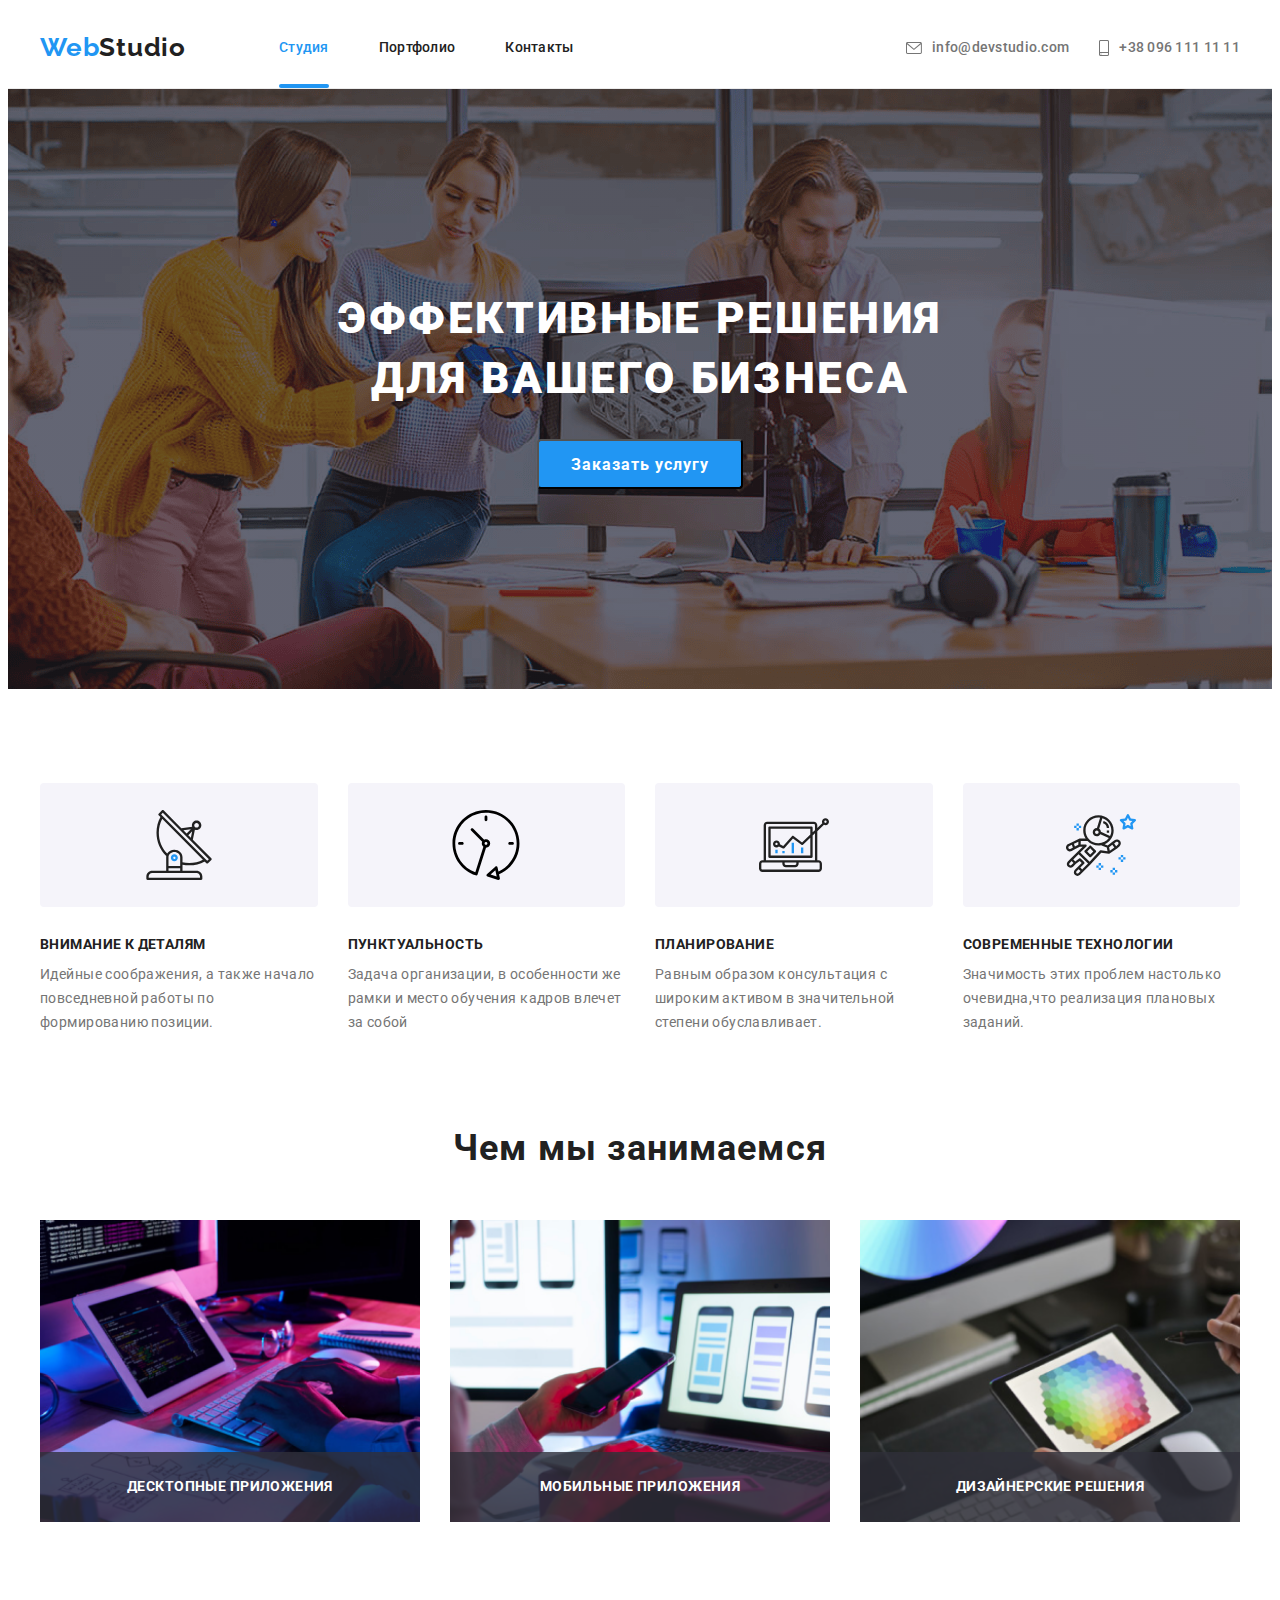
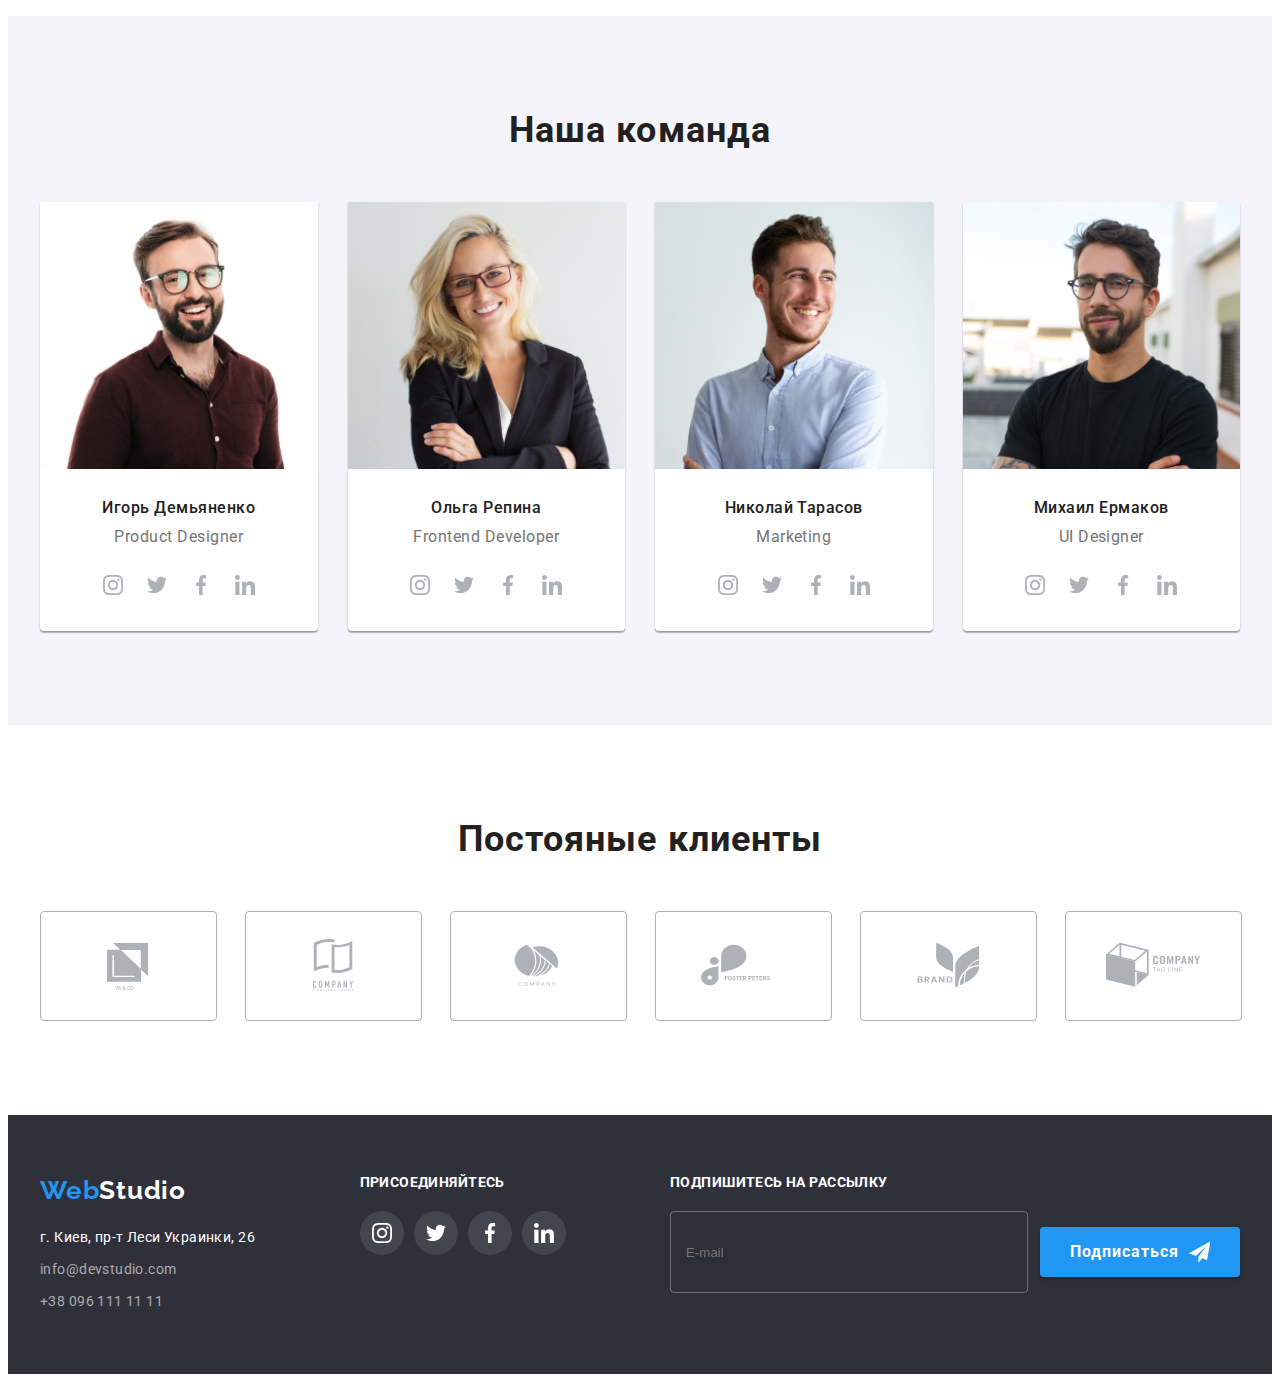
<file: index.html>
<!DOCTYPE html>
<html lang="ru">
  <head>
    <meta charset="UTF-8" />
    <meta http-equiv="X-UA-Compatible" content="IE=edge" />
    <meta name="viewport" content="width=device-width, initial-scale=1.0" />
    <title>Студия</title>

    <link
      rel="stylesheet"
      href="https://cdnjs.cloudflare.com/ajax/libs/modern-normalize/1.1.0/modern-normalize.min.css"
      integrity="sha512-wpPYUAdjBVSE4KJnH1VR1HeZfpl1ub8YT/NKx4PuQ5NmX2tKuGu6U/JRp5y+Y8XG2tV+wKQpNHVUX03MfMFn9Q=="
      crossorigin="anonymous"
      referrerpolicy="no-referrer"
    />

    <link rel="preconnect" href="https://fonts.googleapis.com" />
    <link rel="preconnect" href="https://fonts.gstatic.com" crossorigin />
    <link
      href="https://fonts.googleapis.com/css2?family=Raleway:wght@700&family=Roboto:wght@400;500;700;900&display=swap"
      rel="stylesheet"
    />

   

    <link rel="stylesheet" href="./css/main.min.css" />
  </head>

  <body>
    <!--Шапка страницы-->

    <header class="header">
      <div class="container header__container">
        <a href="index.html" class="logo logo--black"><span class="logo--accent">Web</span>Studio</a>
            <nav class="navigation">


              <!--Навигация на другие страницы стандартная для десктоп и таблетки -->
            
              <ul class="site-nav list">
                <li class="site-nav site-nav__item">
                  <a href="./index.html" class="site-nav__link link current">Студия</a>
                </li>
                <li class="site-nav site-nav__item">
                  <a href="./portfolio.html" class="site-nav__link link">Портфолио</a>
                </li>
                <li class="site-nav site-nav__item">
                  <a href="" class="site-nav__link link">Контакты</a>
                </li>
              </ul>
            </nav>
            
            <div class="contacts">
              <ul class="contact-info list">
                <li class="contact-info__item">
                  <a href="mailto:info@devstudio.com" class="contact-info__link"><svg class="contact-info__icon--mail" width="16"
                      height="12">
                      <use href="./images/icon.svg.svg#icon-envelope-icon"></use>
                    </svg>info@devstudio.com</a>
                </li>
            
                <li class="contact-info__item">
                  <a href="tel:+380961111111" class="contact-info__link"><svg class="contact-info__icon--tel" width="10"
                      height="16">
                      <use href="./images/icon.svg.svg#icon-smartphone-icon"></use>
                    </svg>+38 096 111 11 11</a>
                </li>
              </ul>
            </div>


          <!--Навигация на другие страницы для мобильного меню -->
            <div class="menu-for-mobile">

              <button class="navigation__menu-button" type="button" aria-label="Кнопка меню"  aria-expanded="false" data-menu-button>
                
                <svg class="navigation__menu-button-icon"  width="24"
                  height="16">
              
                  <use class="navigation__icon-cross" href="./images/icon.svg.svg#icon-cross"></use>
                    <use class="navigation__icon-menu" href="./images/icon.svg.svg#icon-menu"></use>
                </svg>
              </button>

              <div class="mobile-overlay" data-menu>
                <div class="mobile-menu">
                  <nav class="mobile-menu__navigation">
                
                    <ul class="site-nav list">
                      <li class="site-nav site-nav__item">
                        <a href="./index.html" class="site-nav__link link %current">Студия</a>
                      </li>
                      <li class="site-nav site-nav__item">
                        <a href="./portfolio.html" class="site-nav__link link">Портфолио</a>
                      </li>
                      <li class="site-nav site-nav__item">
                        <a href="" class="site-nav__link link">Контакты</a>
                      </li>
                    </ul>
                
                  </nav>
                
                  <div>
                    <div class="mobile-menu__contacts">
                      <ul class="contact-info list">
                    
                        <li class="contact-info__item  contact-info__item--tel">
                          <a href="tel:+380961111111" class="contact-info__link"><svg class="contact-info__icon--tel" width="10"
                              height="16">
                              <use href="./images/icon.svg.svg#icon-smartphone-icon"></use>
                            </svg>+38 096 111 11 11</a>
                        </li>
                    
                        <li class="contact-info__item contact-info__item--mail">
                          <a href="mailto:info@devstudio.com" class="contact-info__link">
                    
                            <svg class="contact-info__icon--mail" width="16" height="12">
                              <use href="./images/icon.svg.svg#icon-envelope-icon"></use>
                            </svg>info@devstudio.com</a>
                        </li>
                    
                      </ul>
                    </div>
                    
                    <div class="mobile-menu__socials">
                    
                      <table class="mobile-menu__socials-table">
                    
                        <tr class="mobile-menu__socials-table-row">
                          <td class="mobile-menu__socials-table-data"> <a class="mobile-menu__socials-link link" href="" target="_blank"
                              rel="noopener noreferrer">Instagram</a></td>
                          <td class="mobile-menu__socials-table-data"> <a class="mobile-menu__socials-link link" href="" target="_blank"
                              rel="noopener noreferrer">Twitter</a></td>
                          <td class="mobile-menu__socials-table-data"> <a class="mobile-menu__socials-link link" href="" target="_blank"
                              rel="noopener noreferrer">Facebook</a></td>
                          <td class="mobile-menu__socials-table-data"> <a class="mobile-menu__socials-link link" href="" target="_blank"
                              rel="noopener noreferrer">LinkedIn</a></td>
                        </tr>
                    
                      </table>
                    
                    
                    </div>
                  </div>
                  
                
                </div>
              </div>

            </div>
          
      </div>
    </header>
    <!--Уникальный контент страницы-->

    <main>
      <section class="hero">
        <div class="container">
          <h1 class="hero__title">
            Эффективные решения <br />
            для вашего бизнеса
          </h1>

          <button type="button" class="button" data-modal-open>
            Заказать услугу
          </button>
        </div>
      </section>

      <!--Преимущества нашей студии.Секция имеет  заголовок,который будет в дальнейшем скрыт и не будет отображаться на странице-->
      <section class="features section">
        <div class="container">
          <h2 class="features__title hidden">Наши преимущества</h2>

          <ul class="features__list list">
            <li class="features__item">
              <div class="features__thumb">
                <svg class="features__icon" width="70" height="70">
                  <use href="./images/icon.svg.svg#icon-antenna"></use>
                </svg>
              </div>

              <h3 class="features__title">Внимание к деталям</h3>
              <p class="features__description">
                Идейные соображения, а также начало повседневной работы по
                формированию позиции.
              </p>
            </li>
            <li class="features__item">
              <div class="features__thumb">
                <svg class="features__icon" width="70" height="70">
                  <use href="./images/icon.svg.svg#icon-clock"></use>
                </svg>
              </div>

              <h3 class="features__title">Пунктуальность</h3>
              <p class="features__description">
                Задача организации, в особенности же рамки и место обучения
                кадров влечет за собой
              </p>
            </li>
            <li class="features__item">
              <div class="features__thumb">
                <svg class="features__icon" width="70" height="70">
                  <use href="./images/icon.svg.svg#icon-diagram"></use>
                </svg>
              </div>

              <h3 class="features__title">Планирование</h3>
              <p class="features__description">
                Равным образом консультация с широким активом в значительной
                степени обуславливает.
              </p>
            </li>
            <li class="features__item">
              <div class="features__thumb">
                <svg class="features__icon" width="70" height="70">
                  <use href="./images/icon.svg.svg#icon-astronaut"></use>
                </svg>
              </div>

              <h3 class="features__title">Современные технологии</h3>
              <p class="features__description">
                Значимость этих проблем настолько очевидна,что реализация
                плановых заданий.
              </p>
            </li>
          </ul>
        </div>
      </section>
      <!--Фотографии, обозначающее чем мы занимаемся-->

      <section class="work section">
        <div class="container">
          <h2 class="section-title">Чем мы занимаемся</h2>

          <ul class="work__list list">
            <li class="work__item">
              <!-- <img
                class="work__img"
                src="./images/coding.jpeg.jpg"
                width="370"
                alt="Программист набирает код на клавиатуре"
              /> -->

              <picture>
              
                <img  class="work__img" alt="Программист набирает код на клавиатуре" width="370"
                  src="./images/first-work-img_lg.png"
                  srcset="./images/first-work-img_lg.png, ./images/first-work-img_lg.png 2x">
              
              </picture>

              <div class="work__toptext-container">
                <p class="work__toptext">Десктопные приложения</p>
              </div>
            </li>
            <li class="work__item">
              <!-- <img
                class="work__img"
                src="./images/template.jpeg.jpg"
                width="370"
                alt="Дизайнер держит в руке телефон и выбирает на ноутбуке шаблон размещения контента на экране телефона"
              /> -->

              <picture>
              
                <img class="work__img" alt="Дизайнер держит в руке телефон и выбирает на ноутбуке шаблон размещения контента на экране телефона" width="370" src="./images/second-work-img_lg.png"
                  srcset="./images/second-work-img_lg.png, ./images/second-work-img_lg.png 2x">
              
              </picture>

              <div class="work__toptext-container">
                <p class="work__toptext">Мобильные приложения</p>
              </div>
            </li>

            <li class="work__item">
              <!-- <img
                class="work__img"
                src="./images/selectingcolor.jpeg.jpg"
                width="370"
                alt="Программист держит в руках планшет с изображением цветовой карты пикселей"
              /> -->

               <picture>
              
                <img class="work__img" alt="Программист держит в руках планшет с изображением цветовой карты пикселей"  width="370"
                 src="./images/third-work-img_lg.png"
                  srcset="./images/third-work-img_lg.png, ./images/third-work-img_lg.png 2x">
              
              </picture>

              <div class="work__toptext-container">
                <p class="work__toptext">Дизайнерские решения</p>
              </div>
            </li>
          </ul>
        </div>
      </section>

      <!--Фотографии и описание членов команды-->

      <section class="teamplayers section">
        <div class="container">
          <h2 class="section-title">Наша команда</h2>

          <ul class="teamplayers__list list">

            <li class="teamplayers__item">

              <picture>

                <source media="(min-width: 768px) and (max-width: 1200px)" srcset="./images/first-teamplayer-img_md.png, ./images/first-teamplayer-img_md@2x.png 2x">
                <source media="(min-width: 1200px)" srcset="./images/first-teamplayer-img_lg.png, ./images/first-teamplayer-img_lg@2x.png 2x">
                <img class="teamplayers__img" alt="Парень в бордовой рубашке,в очках,с бородой." width="270" src="./images/first-teamplayer-img_sm.png" srcset="./images/first-teamplayer-img_sm.png, ./images/first-teamplayer-img_sm@2x.png 2x">

              </picture>
             

              <div class="teamplayers__profile">
                <h3 class="teamplayers__name">Игорь Демьяненко</h3>

                <p class="teamplayers__position">Product Designer</p>

                <ul class="teamplayers__list--socials list">
                  <li class="teamplayers__item--socials">
                    <a class="teamplayers__link--socials"
                      ><svg
                        class="teamplayers__icon--socials"
                        width="20"
                        height="20"
                      >
                        <use
                          href="./images/icon.svg.svg#icon-instagram"
                        ></use></svg
                    ></a>
                  </li>
                  <li class="teamplayers__item--socials">
                    <a class="teamplayers__link--socials"
                      ><svg
                        class="teamplayers__icon--socials"
                        width="20"
                        height="20"
                      >
                        <use
                          href="./images/icon.svg.svg#icon-twitter"
                        ></use></svg
                    ></a>
                  </li>
                  <li class="teamplayers__item--socials">
                    <a class="teamplayers__link--socials"
                      ><svg
                        class="teamplayers__icon--socials"
                        width="20"
                        height="20"
                      >
                        <use
                          href="./images/icon.svg.svg#icon-facebook"
                        ></use></svg
                    ></a>
                  </li>
                  <li class="teamplayers__item--socials">
                    <a class="teamplayers__link--socials"
                      ><svg
                        class="teamplayers__icon--socials"
                        width="20"
                        height="20"
                      >
                        <use
                          href="./images/icon.svg.svg#icon-linkedin"
                        ></use></svg
                    ></a>
                  </li>
                </ul>
              </div>
            </li>

            <li class="teamplayers__item">
              
              <picture>
              
                <source media="(min-width: 768px) and (max-width: 1200px)"
                  srcset="./images/second-teamplyer-img_md.png, ./images/second-teamplyer-img_md@2x.png 2x">

                <source media="(min-width: 1200px)"
                  srcset="./images/second-teamplyer-img_lg.png, ./images/second-teamplyer-img_lg.png 2x">
                <img class="teamplayers__img" alt="Девушка-блондинка, в очках,в черном пиджаке." width="270"
                  src="./images/second-teamplayer-img_sm.png"
                  srcset="./images/second-teamplayer-img_sm.png, ./images/second-teamplayer-img_sm@2x.png 2x">
              
              </picture>
              

              <div class="teamplayers__profile">
                <h3 class="teamplayers__name">Ольга Репина</h3>

                <p class="teamplayers__position">Frontend Developer</p>

                <ul class="teamplayers__list--socials list">
                  <li class="teamplayers__item--socials">
                    <a class="teamplayers__link--socials"
                      ><svg
                        class="teamplayers__icon--socials"
                        width="20"
                        height="20"
                      >
                        <use
                          href="./images/icon.svg.svg#icon-instagram"
                        ></use></svg
                    ></a>
                  </li>
                  <li class="teamplayers__item--socials">
                    <a class="teamplayers__link--socials"
                      ><svg
                        class="teamplayers__icon--socials"
                        width="20"
                        height="20"
                      >
                        <use
                          href="./images/icon.svg.svg#icon-twitter"
                        ></use></svg
                    ></a>
                  </li>
                  <li class="teamplayers__item--socials">
                    <a class="teamplayers__link--socials"
                      ><svg
                        class="teamplayers__icon--socials"
                        width="20"
                        height="20"
                      >
                        <use
                          href="./images/icon.svg.svg#icon-facebook"
                        ></use></svg
                    ></a>
                  </li>
                  <li class="teamplayers__item--socials">
                    <a class="teamplayers__link--socials"
                      ><svg
                        class="teamplayers__icon--socials"
                        width="20"
                        height="20"
                      >
                        <use
                          href="./images/icon.svg.svg#icon-linkedin"
                        ></use></svg
                    ></a>
                  </li>
                </ul>
              </div>
            </li>

            <li class="teamplayers__item">
              

                <picture>
                
                  <source media="(min-width: 768px) and (max-width: 1200px)"
                    srcset="./images/third-teamplayer-img_md.png, ./images/third-teamplayer-img_md@2x.png 2x">
                  <source media="(min-width: 1200px)"
                    srcset="./images/third-teamplayer-img_lg.png, ./images/third-teamplayer-img_lg@2x.png 2x">
                  <img class="teamplayers__img" alt="Парень в светло-голубой рубашке." width="270"
                    src="./images/third-teamplayer-img_sm.png"
                    srcset="./images/third-teamplayer-img_sm.png, ./images/third-teamplayer-img_sm@2x.png 2x">
                
                </picture>



              <div class="teamplayers__profile">
                <h3 class="teamplayers__name">Николай Тарасов</h3>
                <p class="teamplayers__position">Marketing</p>

                <ul class="teamplayers__list--socials list">
                  <li class="teamplayers__item--socials">
                    <a class="teamplayers__link--socials"
                      ><svg
                        class="teamplayers__icon--socials"
                        width="20"
                        height="20"
                      >
                        <use
                          href="./images/icon.svg.svg#icon-instagram"
                        ></use></svg
                    ></a>
                  </li>
                  <li class="teamplayers__item--socials">
                    <a class="teamplayers__link--socials"
                      ><svg
                        class="teamplayers__icon--socials"
                        width="20"
                        height="20"
                      >
                        <use
                          href="./images/icon.svg.svg#icon-twitter"
                        ></use></svg
                    ></a>
                  </li>
                  <li class="teamplayers__item--socials">
                    <a class="teamplayers__link--socials"
                      ><svg
                        class="teamplayers__icon--socials"
                        width="20"
                        height="20"
                      >
                        <use
                          href="./images/icon.svg.svg#icon-facebook"
                        ></use></svg
                    ></a>
                  </li>
                  <li class="teamplayers__item--socials">
                    <a class="teamplayers__link--socials"
                      ><svg
                        class="teamplayers__icon--socials"
                        width="20"
                        height="20"
                      >
                        <use
                          href="./images/icon.svg.svg#icon-linkedin"
                        ></use></svg
                    ></a>
                  </li>
                </ul>
              </div>
            </li>

            <li class="teamplayers__item">
              <!-- <img
                class="teamplayers__img"
                src="./images/ui.jpeg.jpg"
                alt="Парень с бородой,в очках,в черной футболке."
                width="270"
              /> -->

              <picture>
              
                <source media="(min-width: 768px) and (max-width: 1200px)"
                  srcset="./images/fourth-teamplayer-img_md.png, ./images/fourth-teamplayer-img_md@2x.png 2x">
                <source media="(min-width: 1200px)"
                  srcset="./images/fourth-teamplayer-img_lg.png, ./images/fourth-teamplayer-img_lg@2x.png 2x">
                <img class="teamplayers__img" alt="Парень с бородой,в очках,в черной футболке." width="270"
                  src="./images/fourth-teamplayer-img_sm.png"
                  srcset="./images/fourth-teamplayer-img_sm.png, ./images/fourth-teamplayer-img_sm@2x.png 2x">
              
              </picture>

              <div class="teamplayers__profile">
                <h3 class="teamplayers__name">Михаил Ермаков</h3>

                <p class="teamplayers__position">UI Designer</p>

                <ul class="teamplayers__list--socials list">
                  <li class="teamplayers__item--socials">
                    <a class="teamplayers__link--socials"
                      ><svg
                        class="teamplayers__icon--socials"
                        width="20"
                        height="20"
                      >
                        <use
                          href="./images/icon.svg.svg#icon-instagram"
                        ></use></svg
                    ></a>
                  </li>
                  <li class="teamplayers__item--socials">
                    <a class="teamplayers__link--socials"
                      ><svg
                        class="teamplayers__icon--socials"
                        width="20"
                        height="20"
                      >
                        <use
                          href="./images/icon.svg.svg#icon-twitter"
                        ></use></svg
                    ></a>
                  </li>
                  <li class="teamplayers__item--socials">
                    <a class="teamplayers__link--socials"
                      ><svg
                        class="teamplayers__icon--socials"
                        width="20"
                        height="20"
                      >
                        <use
                          href="./images/icon.svg.svg#icon-facebook"
                        ></use></svg
                    ></a>
                  </li>
                  <li class="teamplayers__item--socials">
                    <a class="teamplayers__link--socials"
                      ><svg
                        class="teamplayers__icon--socials"
                        width="20"
                        height="20"
                      >
                        <use
                          href="./images/icon.svg.svg#icon-linkedin"
                        ></use></svg
                    ></a>
                  </li>
                </ul>
              </div>
            </li>
          </ul>
        </div>
      </section>

      <!--Наши клиенты-->

      <section class="clients section">
        <div class="container">
          <h2 class="section-title">Постояные клиенты</h2>

          <ul class="clients__list list">
            <li class="clients__item">
              <a class="clients__link"
                ><svg class="clients__icon" width="106" height="60">
                  <use href="./images/icon.svg.svg#icon-logo1"></use></svg
              ></a>
            </li>
            <li class="clients__item">
              <a class="clients__link"
                ><svg class="clients__icon" width="106" height="60">
                  <use href="./images/icon.svg.svg#icon-logo2"></use></svg
              ></a>
            </li>
            <li class="clients__item">
              <a class="clients__link"
                ><svg class="clients__icon" width="106" height="60">
                  <use href="./images/icon.svg.svg#icon-logo3"></use></svg
              ></a>
            </li>
            <li class="clients__item">
              <a class="clients__link"
                ><svg class="clients__icon" width="106" height="60">
                  <use href="./images/icon.svg.svg#icon-logo4"></use></svg
              ></a>
            </li>
            <li class="clients__item">
              <a class="clients__link"
                ><svg class="clients__icon" width="106" height="60">
                  <use href="./images/icon.svg.svg#icon-logo5"></use></svg
              ></a>
            </li>
            <li class="clients__item">
              <a class="clients__link"
                ><svg class="clients__icon" width="106" height="60">
                  <use href="./images/icon.svg.svg#icon-logo6"></use></svg
              ></a>
            </li>
          </ul>
        </div>
      </section>
    </main>

    <!--Футер-->

    <footer class="footer">
      <div class="footer__container--contacts container">
        <div class="footer__container--logo">
          <a href="" class="logo logo--white"
            ><span class="logo--accent">Web</span>Studio</a
          >

          <address class="footer__container--address">
            <ul class="footer__list list">
              <li class="footer__item">
                <a href="" class="footer__link--white link"
                  >г. Киев, пр-т Леси Украинки, 26</a
                >
              </li>
              <li class="footer__item">
                <a href="mailto:info@devstudio.com" class="footer__link link"
                  >info@devstudio.com</a
                >
              </li>
              <li class="footer__item">
                <a href="tel:+380961111111" class="footer__link link"
                  >+38 096 111 11 11</a
                >
              </li>
            </ul>
          </address>
        </div>

        <div class="footer__container--socials">
          <h3 class="footer__title--join">Присоединяйтесь</h3>

          <ul class="footer__list--socials list">
            <li class="footer__item--socials">
              <a class="footer__link--socials"
                ><svg class="footer__icon--socials" width="20" height="20">
                  <use href="./images/icon.svg.svg#icon-instagram"></use></svg
              ></a>
            </li>
            <li class="footer__item--socials">
              <a class="footer__link--socials"
                ><svg class="footer__icon--socials" width="20" height="20">
                  <use href="./images/icon.svg.svg#icon-twitter"></use></svg
              ></a>
            </li>
            <li class="footer__item--socials">
              <a class="footer__link--socials"
                ><svg class="footer__icon--socials" width="20" height="20">
                  <use href="./images/icon.svg.svg#icon-facebook"></use></svg
              ></a>
            </li>
            <li class="footer__item--socials">
              <a class="footer__link--socials"
                ><svg class="footer__icon--socials" width="20" height="20">
                  <use href="./images/icon.svg.svg#icon-linkedin"></use></svg
              ></a>
            </li>
          </ul>
        </div>

        <form class="footer__form--subscribe">
          
          <p class="footer__title--subscribe">Подпишитесь на рассылку</p>
          <div class="footer__container--subscribe">
            <input
              class="footer__input--subscribe"
              type="email"
              name="user_email"
              placeholder="E-mail"
            />
            <button class="button footer__button" type="submit">
              <span>Подписаться</span
              ><svg class="footer__icon-send" width="24px" height="24px">
                <use href="./images/icon.svg.svg#icon-send"></use>
              </svg>
            </button>
            
          </div>
        </form>
      </div>
    </footer>

    <!--Оформление модального окна и бєкдропа-->

    <div class="backdrop backdrop--is-hidden" data-modal>
      <div class="modal">
        <button class="modal__close-button" data-modal-close>
          <svg class="modal__close-icon">
            <use href="./images/icon.svg.svg#icon-close"></use>
          </svg>
        </button>

        <form class="modal__form" name="client-signup-form">
          <p class="modal__form-title">
            Оставьте свои данные, мы вам перезвоним
          </p>

          <div class="modal__form-field">
            <label for="user-name" class="modal__form-label">Имя</label>

            <input
              class="modal__form-input"
              type="text"
              name="user_name"
              id="user-name"
            />

            <svg class="modal__decoration-icon" width="18" height="18">
              <use href="./images/icon.svg.svg#icon-person-modal"></use>
            </svg>
          </div>

          <div class="modal__form-field">
            <label for="user-tel" class="modal__form-label">Телефон</label>

            <input
              class="modal__form-input"
              type="tel"
              name="user_tel"
              id="user-tel"
            />

            <svg class="modal__decoration-icon" width="18" height="18">
              <use href="./images/icon.svg.svg#icon-phone-modal"></use>
            </svg>
          </div>

          <div class="modal__form-field">
            <label for="user-email" class="modal__form-label">Почта</label>

            <input
              class="modal__form-input"
              type="email"
              name="user_email"
              id="user-email"
            />

            <svg class="modal__decoration-icon" width="18" height="18">
              <use href="./images/icon.svg.svg#icon-email-modal"></use>
            </svg>
          </div>

          <div class="modal__form-field modal__form-field--feedback">
            <label for="user-feedback" class="modal__form-label"
              >Комментарии</label
            >

            <textarea
              class="modal__textarea"
              name="feedback"
              placeholder="Введите текст"
              id="user-feedback"
            ></textarea>
          </div>

          <div class="modal__bottom-form">
            <input
              type="checkbox"
              class="modal__checkbox modal__checkbox--visually-hidden"
              name="checkbox"
              id="checkbox"
            />

            <label for="checkbox" class="modal__agreement">
              <span class="modal__check"
                ><svg class="modal__check-icon" width="16" height="15">
                  <use
                    href="./images/icon.svg.svg#icon-check"
                  ></use></svg></span
              >Соглашаюсь с рассылкой и принимаю 
              <a href="" class="modal__term-link">
                <span>Условия договора</span>
              </a></label
            >

            <button class="modal__submit-btn" type="submit">Отправить</button>
          </div>
        </form>
      </div>
    </div>

    <!--Скрипт модального окна-->
    <script src="./js/modal.js"></script>

     <script src="./js/mobile-menu.js"></script>
  </body>
</html>
</file>
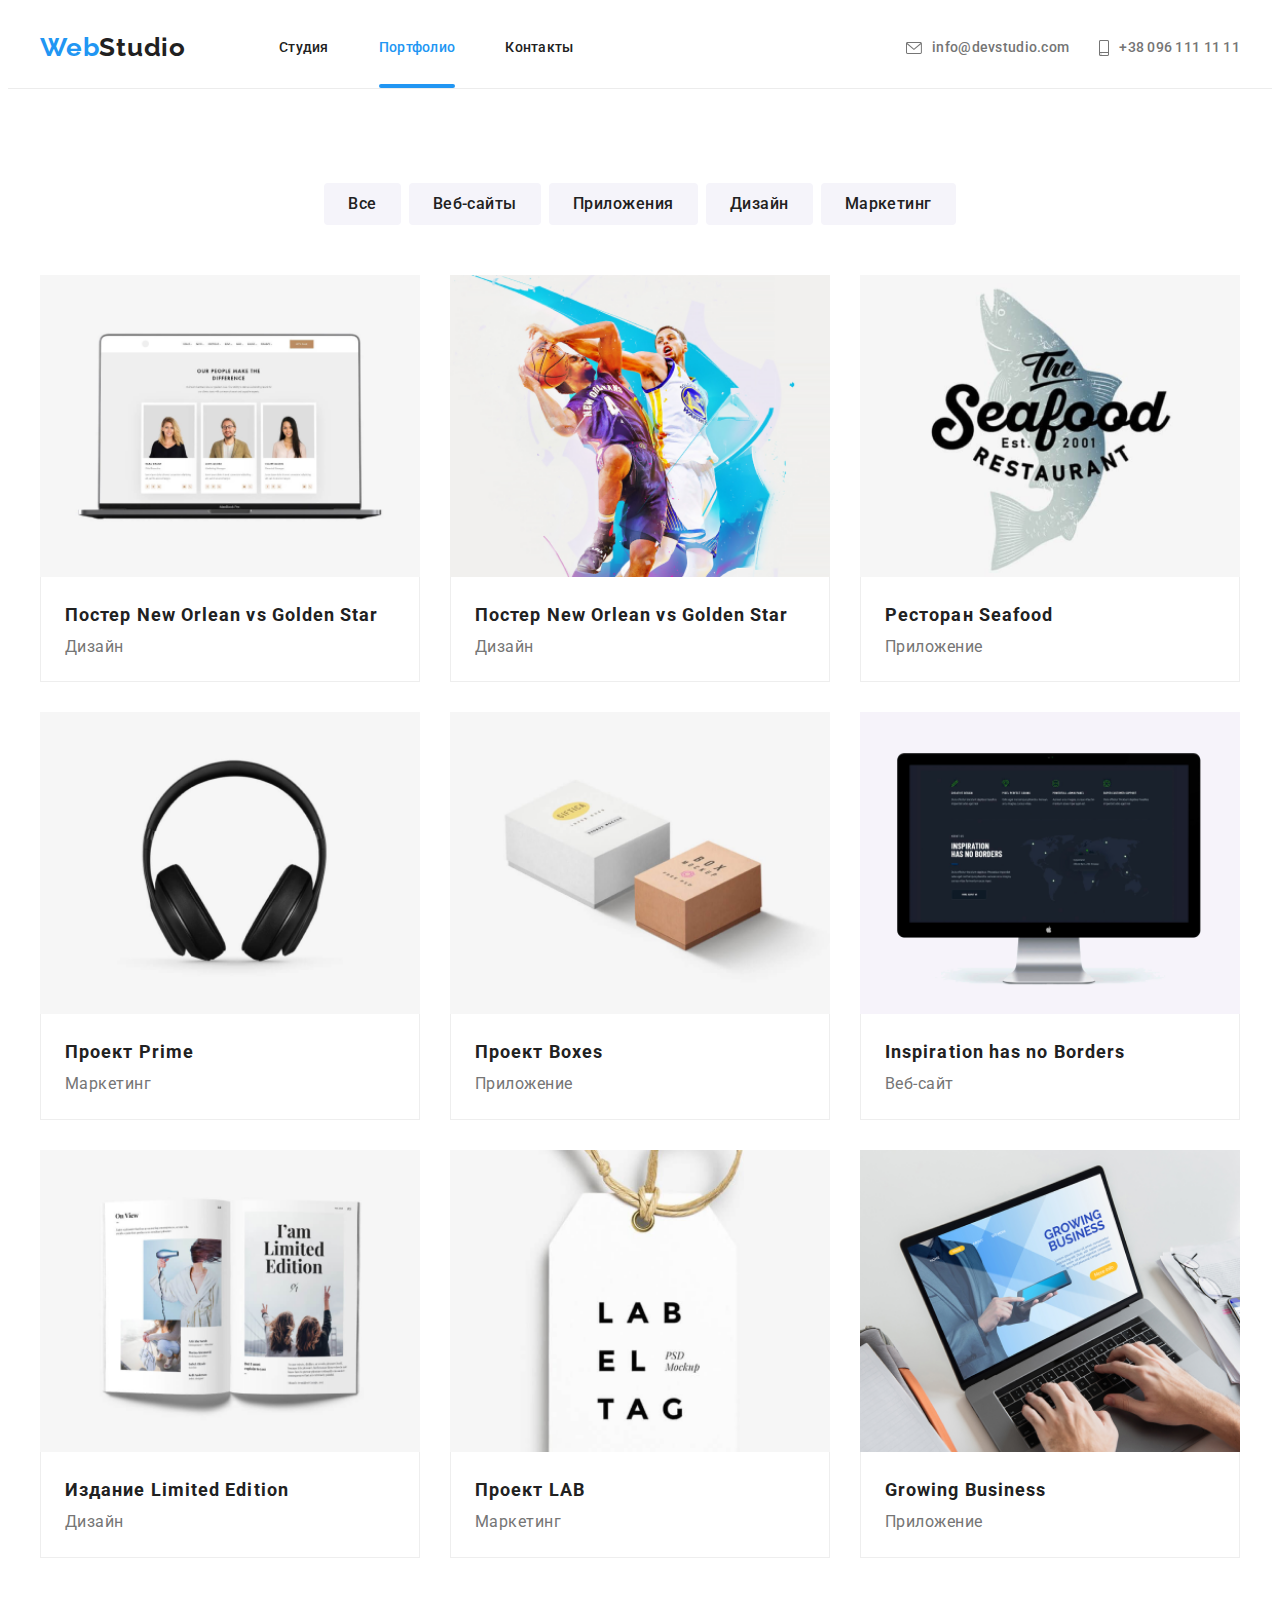
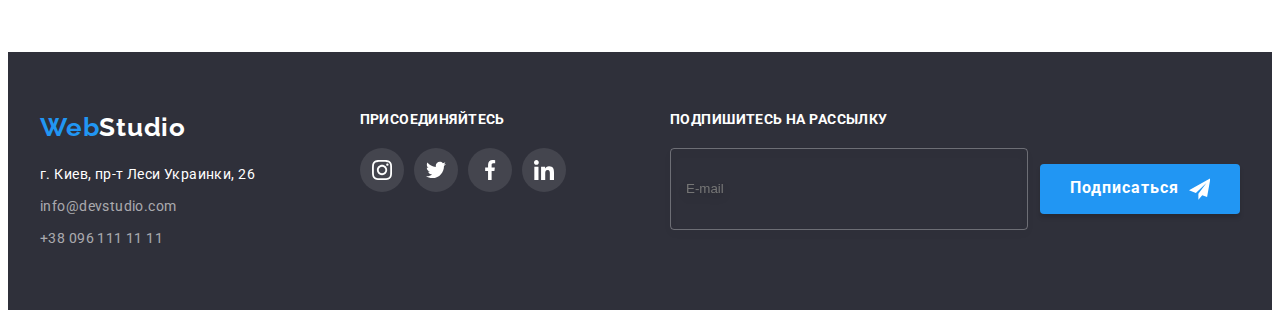
<file: portfolio.html>
<!DOCTYPE html>
<html lang="ru">
  <head>
    <meta charset="UTF-8" />
    <meta http-equiv="X-UA-Compatible" content="IE=edge" />
    <meta name="viewport" content="width=device-width, initial-scale=1.0" />
    <title>Портфолио</title>

    <link
      rel="stylesheet"
      href="https://cdnjs.cloudflare.com/ajax/libs/modern-normalize/1.1.0/modern-normalize.min.css"
      integrity="sha512-wpPYUAdjBVSE4KJnH1VR1HeZfpl1ub8YT/NKx4PuQ5NmX2tKuGu6U/JRp5y+Y8XG2tV+wKQpNHVUX03MfMFn9Q=="
      crossorigin="anonymous"
      referrerpolicy="no-referrer"
    />

    <link rel="preconnect" href="https://fonts.googleapis.com" />
    <link rel="preconnect" href="https://fonts.gstatic.com" crossorigin />
    <link
      href="https://fonts.googleapis.com/css2?family=Raleway:wght@700&family=Roboto:wght@400;500;700;900&display=swap"
      rel="stylesheet"
    />

    

    <link rel="stylesheet" href="./css/main.min.css" />
    
  </head>

  <body>
    <!--Шапка страницы-->

    <header class="header">
      <div class="container header__container">
        <a href="index.html" class="logo logo--black"><span class="logo--accent">Web</span>Studio</a>
        <nav class="navigation">
    
    
          <!--Навигация на другие страницы стандартная для десктоп и таблетки -->
    
          <ul class="site-nav list">
            <li class="site-nav site-nav__item">
              <a href="./index.html" class="site-nav__link link">Студия</a>
            </li>
            <li class="site-nav site-nav__item">
              <a href="./portfolio.html" class="site-nav__link link current">Портфолио</a>
            </li>
            <li class="site-nav site-nav__item">
              <a href="" class="site-nav__link link">Контакты</a>
            </li>
          </ul>
        </nav>
    
        <div class="contacts">
          <ul class="contact-info list">
            <li class="contact-info__item">
              <a href="mailto:info@devstudio.com" class="contact-info__link"><svg class="contact-info__icon--mail"
                  width="16" height="12">
                  <use href="./images/icon.svg.svg#icon-envelope-icon"></use>
                </svg>info@devstudio.com</a>
            </li>
    
            <li class="contact-info__item">
              <a href="tel:+380961111111" class="contact-info__link"><svg class="contact-info__icon--tel" width="10"
                  height="16">
                  <use href="./images/icon.svg.svg#icon-smartphone-icon"></use>
                </svg>+38 096 111 11 11</a>
            </li>
          </ul>
        </div>
    
    
        <!--Навигация на другие страницы для мобильного меню -->
        <div class="menu-for-mobile">
    
          <button class="navigation__menu-button" type="button" aria-label="Кнопка меню" aria-expanded="false"
            data-menu-button>
    
            <svg class="navigation__menu-button-icon" width="24" height="16">
    
              <use class="navigation__icon-cross" href="./images/icon.svg.svg#icon-cross"></use>
              <use class="navigation__icon-menu" href="./images/icon.svg.svg#icon-menu"></use>
            </svg>
          </button>
    
          <div class="mobile-overlay" data-menu>
            <div class="mobile-menu">
              <nav class="mobile-menu__navigation">
    
                <ul class="site-nav list">
                  <li class="site-nav site-nav__item">
                    <a href="./index.html" class="site-nav__link link %current">Студия</a>
                  </li>
                  <li class="site-nav site-nav__item">
                    <a href="./portfolio.html" class="site-nav__link link">Портфолио</a>
                  </li>
                  <li class="site-nav site-nav__item">
                    <a href="" class="site-nav__link link">Контакты</a>
                  </li>
                </ul>
    
              </nav>
    
              <div>
                <div class="mobile-menu__contacts">
                  <ul class="contact-info list">
    
                    <li class="contact-info__item  contact-info__item--tel">
                      <a href="tel:+380961111111" class="contact-info__link"><svg class="contact-info__icon--tel" width="10"
                          height="16">
                          <use href="./images/icon.svg.svg#icon-smartphone-icon"></use>
                        </svg>+38 096 111 11 11</a>
                    </li>
    
                    <li class="contact-info__item contact-info__item--mail">
                      <a href="mailto:info@devstudio.com" class="contact-info__link">
    
                        <svg class="contact-info__icon--mail" width="16" height="12">
                          <use href="./images/icon.svg.svg#icon-envelope-icon"></use>
                        </svg>info@devstudio.com</a>
                    </li>
    
                  </ul>
                </div>
    
                <div class="mobile-menu__socials">
    
                  <table class="mobile-menu__socials-table">
    
                    <tr class="mobile-menu__socials-table-row">
                      <td class="mobile-menu__socials-table-data"> <a class="mobile-menu__socials-link link" href=""
                          target="_blank" rel="noopener noreferrer">Instagram</a></td>
                      <td class="mobile-menu__socials-table-data"> <a class="mobile-menu__socials-link link" href=""
                          target="_blank" rel="noopener noreferrer">Twitter</a></td>
                      <td class="mobile-menu__socials-table-data"> <a class="mobile-menu__socials-link link" href=""
                          target="_blank" rel="noopener noreferrer">Facebook</a></td>
                      <td class="mobile-menu__socials-table-data"> <a class="mobile-menu__socials-link link" href=""
                          target="_blank" rel="noopener noreferrer">LinkedIn</a></td>
                    </tr>
    
                  </table>
    
    
                </div>
              </div>
    
    
            </div>
          </div>
    
        </div>
    
      </div>
    </header>

    <!--Уникальный контент страницы-->
    <main class="main">
      <!--Фильтр секции-->

      <section class="section">
        <div class="portfolio__container container">
          <ul class="page-filter list">
            <li class="page-filter__item">
              <button type="button" class="page-filter__button">Все</button>
            </li>
            <li class="page-filter__item">
              <button type="button" class="page-filter__button">
                Веб-сайты
              </button>
            </li>
            <li class="page-filter__item">
              <button type="button" class="page-filter__button">
                Приложения
              </button>
            </li>
            <li class="page-filter__item">
              <button type="button" class="page-filter__button">Дизайн</button>
            </li>
            <li class="page-filter__item">
              <button type="button" class="page-filter__button">
                Маркетинг
              </button>
            </li>
          </ul>

          <!--Заголовок первого уровня будет скрытым и не будет отображаться на странице-->

          <h1 class="hidden">Портфолио работ</h1>

          <ul class="portfolio-project list">
            <li class="portfolio-project__item">
              <a class="portfolio-project__link">
                <div class="portfolio-project__wrap">


                  <picture>


                    <source media="(min-width: 768px) and (max-width: 1200px)"
                      srcset="./images/first-pf-img_md.png, ./images/first-pf-img_md@2x.png 2x">

                    <source media="(min-width: 1200px)"
                      srcset="./images/first-pf-img_lg.png, ./images/first-pf-img_lg@2x.png 2x">

                      <img class="portfolio-project__image" alt="Фотографии сотрудников крмпании на экране ноутбука." width="370"
                     
                      src="./images/first-pf-img_sm.png"
                        srcset="./images/first-pf-img_sm.png, ./images/first-pf-img_sm@2x.png 2x"
                 />
                        
                  </picture>
                  
                  
            
                  <p class="portfolio-project__toptext">
                    Технокряк это современная площадка распространения
                    коронавируса. Компании используют эту платформу для
                    цифрового шпионажа и атак на защищённые сервера конкурентов.
                  </p>
                </div>
            
                <div class="portfolio-project__description">
                  <h2 class="portfolio-project__title">
                    Постер New Orlean vs Golden Star
                  </h2>
            
                  <p class="portfolio-project__type">Дизайн</p>
                </div>
              </a>
            </li>
           

            <li class="portfolio-project__item">
              <a class="portfolio-project__link">
                <div class="portfolio-project__wrap">
                  <!-- <img
                    class="portfolio-project__image"
                    src="./images/basketball-players.jpg"
                    alt="Два парня играют в баскетболл."
                    width="370"
                  /> -->

                  <picture>
                  
                  
                    <source media="(min-width: 768px) and (max-width: 1200px)" srcset="./images/second-pf-img_md.png, ./images/second-pf-img_md@2x.png 2x">
                  
                    <source media="(min-width: 1200px)" srcset="./images/second-pf-img_lg.png, ./images/second-pf-img_lg@2x.png 2x">
                  
                    <img class="portfolio-project__image" alt="Фотографии сотрудников крмпании на экране ноутбука." width="370"
                      src="./images/second-pf-img_sm.png" srcset="./images/second-pf-img_sm.png, ./images/second-pf-img_sm@2x.png 2x" />
                  
                  </picture>

                  <p class="portfolio-project__toptext">
                    Технокряк это современная площадка распространения
                    коронавируса. Компании используют эту платформу для
                    цифрового шпионажа и атак на защищённые сервера конкурентов.
                  </p>
                </div>

                <div class="portfolio-project__description">
                  <h2 class="portfolio-project__title">
                    Постер New Orlean vs Golden Star
                  </h2>

                  <p class="portfolio-project__type">Дизайн</p>
                </div></a
              >
            </li>

            <li class="portfolio-project__item">
              <a class="portfolio-project__link">
                <div class="portfolio-project__wrap">
                  <!-- <img
                    class="portfolio-project__image"
                    src="./images/seafood-label.jpg"
                    alt="Лэйбл ресторана Seafood. "
                    width="370"
                  /> -->

                  <picture>
                  
                  
                    <source media="(min-width: 768px) and (max-width: 1200px)" srcset="./images/third-pf-img_md.png, ./images/third-pf-img_md@2x.png 2x">
                  
                    <source media="(min-width: 1200px)" srcset="./images/third-pf-img_lg.png, ./images/third-pf-img_lg@2x.png 2x">
                  
                    <img class="portfolio-project__image" alt="Фотографии сотрудников крмпании на экране ноутбука." width="370"
                      src="./images/third-pf-img_sm.png" srcset="./images/third-pf-img_sm.png, ./images/third-pf-img_sm@2x.png 2x" />
                  
                  </picture>

                  <p class="portfolio-project__toptext">
                    Технокряк это современная площадка распространения
                    коронавируса. Компании используют эту платформу для
                    цифрового шпионажа и атак на защищённые сервера конкурентов.
                  </p>
                </div>

                <div class="portfolio-project__description">
                  <h2 class="portfolio-project__title">Ресторан Seafood</h2>

                  <p class="portfolio-project__type">Приложение</p>
                </div>
              </a>
            </li>

            <li class="portfolio-project__item">
              <a class="portfolio-project__link">
                <div class="portfolio-project__wrap">
                  <!-- <img
                    class="portfolio-project__image"
                    src="./images/headphones.jpg"
                    alt=" Черные наушники."
                    width="370"
                  /> -->

                  <picture>
                  
                  
                    <source media="(min-width: 768px) and (max-width: 1200px)" srcset="./images/fourth-pf-img_md.png, ./images/fourth-pf-img_md@2x.png 2x">
                  
                    <source media="(min-width: 1200px)" srcset="./images/fourth-pf-img_lg.png, ./images/fourth-pf-img_lg@2x.png 2x">
                  
                    <img class="portfolio-project__image" alt="Фотографии сотрудников крмпании на экране ноутбука." width="370"
                      src="./images/fourth-pf-img_sm.png" srcset="./images/fourth-pf-img_sm.png, ./images/fourth-pf-img_sm@2x.png 2x" />
                  
                  </picture>

                  <p class="portfolio-project__toptext">
                    Технокряк это современная площадка распространения
                    коронавируса. Компании используют эту платформу для
                    цифрового шпионажа и атак на защищённые сервера конкурентов.
                  </p>
                </div>

                <div class="portfolio-project__description">
                  <h2 class="portfolio-project__title">Проект Prime</h2>

                  <p class="portfolio-project__type">Маркетинг</p>
                </div>
              </a>
            </li>

            <li class="portfolio-project__item">
              <a class="portfolio-projet__link">
                <div class="portfolio-project__wrap">
                  <!-- <img
                    class="portfolio-project__image"
                    src="./images/boxes.jpg"
                    alt="Две маленькие коробки."
                    width="370"
                  /> -->

                  <picture>
                  
                  
                    <source media="(min-width: 768px) and (max-width: 1200px)" srcset="./images/fifth-pf-img_md.png, ./images/fifth-pf-img_md@2x.png 2x">
                  
                    <source media="(min-width: 1200px)" srcset="./images/fifth-pf-img_lg.png, ./images/fifth-pf-img_lg@2x.png 2x">
                  
                    <img class="portfolio-project__image" alt="Фотографии сотрудников крмпании на экране ноутбука." width="370"
                      src="./images/fifth-pf-img_sm.png" srcset="./images/fifth-pf-img_sm.png, ./images/fifth-pf-img_sm@2x.png 2x" />
                  
                  </picture>

                  <p class="portfolio-project__toptext">
                    Технокряк это современная площадка распространения
                    коронавируса. Компании используют эту платформу для
                    цифрового шпионажа и атак на защищённые сервера конкурентов.
                  </p>
                </div>

                <div class="portfolio-project__description">
                  <h2 class="portfolio-project__title">Проект Boxes</h2>

                  <p class="portfolio-project__type">Приложение</p>
                </div>
              </a>
            </li>

            <li class="portfolio-project__item">
              <a class="portfolio-project__link">
                <div class="portfolio-project__wrap">
                  <!-- <img
                    class="portfolio-project__image"
                    src="./images/computer-screen.jpg"
                    alt="Монитор компьютера."
                    width="370"
                  /> -->


                  <picture>
                  
                  
                    <source media="(min-width: 768px) and (max-width: 1200px)" srcset="./images/sixth-pf-img_md.png, ./images/sixth-pf-img_md@2x.png 2x">
                  
                    <source media="(min-width: 1200px)" srcset="./images/sixth-pf-img_lg.png, ./images/sixth-pf-img_lg@2x.png 2x">
                  
                    <img class="portfolio-project__image" alt="Фотографии сотрудников крмпании на экране ноутбука." width="370"
                      src="./images/sixth-pf-img_sm.png" srcset="./images/sixth-pf-img_sm.png, ./images/sixth-pf-img_sm@2x.png 2x" />
                  
                  </picture>

                  <p class="portfolio-project__toptext">
                    Технокряк это современная площадка распространения
                    коронавируса. Компании используют эту платформу для
                    цифрового шпионажа и атак на защищённые сервера конкурентов.
                  </p>
                </div>

                <div class="portfolio-project__description">
                  <h2 class="portfolio-project__title">
                    Inspiration has no Borders
                  </h2>

                  <p class="portfolio-project__type">Веб-сайт</p>
                </div>
              </a>
            </li>

            <li class="portfolio-project__item">
              <a class="portfolio-project__link">
                <div class="portfolio-project__wrap">
                  <!-- <img
                    class="portfolio-project__image"
                    src="./images/openmagazine.jpg"
                    alt="Развернутый журнал."
                    width="370"
                  /> -->

                  <picture>
                  
                  
                    <source media="(min-width: 768px) and (max-width: 1200px)" srcset="./images/seventh-pf-img_md.png, ./images/seventh-pf-img_md@2x.png 2x">
                  
                    <source media="(min-width: 1200px)" srcset="./images/seventh-pf-img_lg.png, ./images/seventh-pf-img_lg@2x.png 2x">
                  
                    <img class="portfolio-project__image" alt="Фотографии сотрудников крмпании на экране ноутбука." width="370"
                      src="./images/seventh-pf-img_sm.png" srcset="./images/seventh-pf-img_sm.png, ./images/seventh-pf-img_sm@2x.png 2x" />
                  
                  </picture>

                  <p class="portfolio-project__toptext">
                    Технокряк это современная площадка распространения
                    коронавируса. Компании используют эту платформу для
                    цифрового шпионажа и атак на защищённые сервера конкурентов.
                  </p>
                </div>

                <div class="portfolio-project__description">
                  <h2 class="portfolio-project__title">
                    Издание Limited Edition
                  </h2>

                  <p class="portfolio-project__type">Дизайн</p>
                </div>
              </a>
            </li>

            <li class="portfolio-project__item">
              <a class="portfolio-project__link">
                <div class="portfolio-project__wrap">
                  <!-- <img
                    class="portfolio-project__image"
                    src="./images/paper-label.jpg"
                    alt="Бумажный лэйбл."
                    width="370"
                  /> -->


                  <picture>
                  
                  
                    <source media="(min-width: 768px) and (max-width: 1200px)" srcset="./images/eight-pf-img_md.png, ./images/eight-pf-img_md@2x.png 2x">
                  
                    <source media="(min-width: 1200px)" srcset="./images/eight-pf-img_lg.png, ./images/eight-pf-img_lg@2x.png 2x">
                  
                    <img class="portfolio-project__image" alt="Фотографии сотрудников крмпании на экране ноутбука." width="370"
                      src="./images/eight-pf-img_sm.png" srcset="./images/eight-pf-img_sm.png, ./images/eight-pf-img_sm@2x.png 2x" />
                  
                  </picture>

                  <p class="portfolio-project__toptext">
                    Технокряк это современная площадка распространения
                    коронавируса. Компании используют эту платформу для
                    цифрового шпионажа и атак на защищённые сервера конкурентов.
                  </p>
                </div>

                <div class="portfolio-project__description">
                  <h2 class="portfolio-project__title">Проект LAB</h2>

                  <p class="portfolio-project__type">Маркетинг</p>
                </div>
              </a>
            </li>

            <li class="portfolio-project__item">
              <a class="portfolio-project__link">
                <div class="portfolio-project__wrap">
                  <!-- <img
                    class="portfolio-project__image"
                    src="./images/keyboarding.jpg"
                    alt="Мужчина печатает на ноутбуке."
                    width="370"
                  /> -->

                  <picture>
                  
                  
                    <source media="(min-width: 768px) and (max-width: 1200px)" srcset="./images/ninth-pf-img_md.png, ./images/ninth-pf-img_md@2x.png 2x">
                  
                    <source media="(min-width: 1200px)" srcset="./images/ninth-pf-img_lg.png, ./images/ninth-pf-img_lg@2x.png 2x">
                  
                    <img class="portfolio-project__image" alt="Фотографии сотрудников крмпании на экране ноутбука." width="370"
                      src="./images/ninth-pf-img_sm.png" srcset="./images/ninth-pf-img_sm.png, ./images/ninth-pf-img_sm@2x.png 2x" />
                  
                  </picture>

                  <p class="portfolio-project__toptext">
                    Технокряк это современная площадка распространения
                    коронавируса. Компании используют эту платформу для
                    цифрового шпионажа и атак на защищённые сервера конкурентов.
                  </p>
                </div>

                <div class="portfolio-project__description">
                  <h2 class="portfolio-project__title">Growing Business</h2>

                  <p class="portfolio-project__type">Приложение</p>
                </div>
              </a>
            </li>
          </ul>
        </div>
      </section>
    </main>
    <!--Футер-->

    <footer class="footer">
      <div class="footer__container--contacts container">
        <div class="footer__container--logo">
          <a href="" class="logo logo--white"
            ><span class="logo--accent">Web</span>Studio</a
          >

          <address class="footer__container--address">
            <ul class="footer__list list">
              <li class="footer__item">
                <a href="" class="footer__link--white link"
                  >г. Киев, пр-т Леси Украинки, 26</a
                >
              </li>
              <li class="footer__item">
                <a href="mailto:info@devstudio.com" class="footer__link link"
                  >info@devstudio.com</a
                >
              </li>
              <li class="footer__item">
                <a href="tel:+380961111111" class="footer__link link"
                  >+38 096 111 11 11</a
                >
              </li>
            </ul>
          </address>
        </div>

        <div class="footer__container--socials">
          <h3 class="footer__title--join">Присоединяйтесь</h3>

          <ul class="footer__list--socials list">
            <li class="footer__item--socials">
              <a class="footer__link--socials"
                ><svg class="footer__icon--socials" width="20" height="20">
                  <use href="./images/icon.svg.svg#icon-instagram"></use></svg
              ></a>
            </li>
            <li class="footer__item--socials">
              <a class="footer__link--socials"
                ><svg class="footer__icon--socials" width="20" height="20">
                  <use href="./images/icon.svg.svg#icon-twitter"></use></svg
              ></a>
            </li>
            <li class="footer__item--socials">
              <a class="footer__link--socials"
                ><svg class="footer__icon--socials" width="20" height="20">
                  <use href="./images/icon.svg.svg#icon-facebook"></use></svg
              ></a>
            </li>
            <li class="footer__item--socials">
              <a class="footer__link--socials"
                ><svg class="footer__icon--socials" width="20" height="20">
                  <use href="./images/icon.svg.svg#icon-linkedin"></use></svg
              ></a>
            </li>
          </ul>
        </div>

        <form class="footer__form--subscribe">
          <p class="footer__title--subscribe">Подпишитесь на рассылку</p>

          <div class="footer__container--subscribe">
            <input
              class="footer__input--subscribe"
              type="email"
              name="user_email"
              placeholder="E-mail"
            />

            <button class="button footer__button" type="submit">
              <span>Подписаться</span
              ><svg class="footer__icon-send" width="24px" height="24px">
                <use href="./images/icon.svg.svg#icon-send"></use>
              </svg>
            </button>
          </div>
        </form>
      </div>
    </footer>

    <script src="./js/mobile-menu.js"></script>

  </body>
</html>
</file>
<file: css/main.min.css>
:root{--primary-text-color: #757575;--main-background-color: #ffffff;--secondary-white-background: #e5e5e5;--tertiary-white-background: #f5f4fa;--title-text-color: #212121;--accent-color: #2196f3;--dark-background: #2f303a;--secondary-text-color: rgba(255, 255, 255, 0.6)}p,h1,h2,h3,h4,h5,h6{margin:0}ul{margin:0;padding:0}img{display:block;width:100%;max-width:100%;height:auto}.header{background-color:var(--main-background-color);border-bottom:1px solid #ececec}.header__container{display:flex;padding:0 15px;justify-content:space-between;align-items:center;height:60px}@media screen and (min-width: 768px){.header__container{height:80px}}.hero{background-color:var(--dark-background);text-align:center;max-width:768px;height:400px;background-repeat:no-repeat;background-position:center;background-size:cover;display:flex;justify-content:center;align-items:center;background-image:linear-gradient(to right, rgba(47,48,58,0.4), rgba(47,48,58,0.4)),url(../images/bg-img_sm.png)}@media screen and (min-device-pixel-ratio: 2), screen and (min-resolution: 192dpi), screen and (min-resolution: 2dppx){.hero{background-image:linear-gradient(to right, rgba(47,48,58,0.4), rgba(47,48,58,0.4)),url(../images/bg-img_md@2x.png)}}.hero__title{color:var(--main-background-color);text-transform:uppercase;margin-bottom:30px;font-weight:900;font-size:26px;line-height:1.61;letter-spacing:.06em}@media screen and (min-width: 768px) and (max-width: 1200px){.hero{max-width:1200px;background-image:linear-gradient(to right, rgba(47,48,58,0.4), rgba(47,48,58,0.4)),url(../images/bg-img_md.png)}}@media screen and (min-width: 768px) and (max-width: 1200px) and (min-device-pixel-ratio: 2), screen and (min-width: 768px) and (max-width: 1200px) and (min-resolution: 192dpi), screen and (min-width: 768px) and (max-width: 1200px) and (min-resolution: 2dppx){.hero{background-image:linear-gradient(to right, rgba(47,48,58,0.4), rgba(47,48,58,0.4)),url(../images/bg-img_md@2x.png)}}@media screen and (min-width: 1200px){.hero{margin:0 auto;max-width:1600px;height:600px;background-image:linear-gradient(to right, rgba(47,48,58,0.4), rgba(47,48,58,0.4)),url(../images/bg-img_lg.png)}}@media screen and (min-width: 1200px) and (min-device-pixel-ratio: 2), screen and (min-width: 1200px) and (min-resolution: 192dpi), screen and (min-width: 1200px) and (min-resolution: 2dppx){.hero{background-image:linear-gradient(to right, rgba(47,48,58,0.4), rgba(47,48,58,0.4)),url(../images/bg-img_lg@2x.png)}}@media screen and (min-width: 1200px){.hero__title{font-weight:900;font-size:44px;line-height:1.36;letter-spacing:.06em}}html,body{overflow-x:hidden}.list{list-style-type:none}.link{text-decoration:none}.hidden{display:none}.overflow-y-hidden{overflow-y:hidden}.current::after{content:"";width:100%;background-color:var(--accent-color);height:4px;position:absolute;left:0;bottom:0;border-radius:2px}.container{width:100%;padding-left:15px;padding-right:15px}@media screen and (max-width: 768px){.container{width:480px;margin:0 auto}}@media screen and (min-width: 768px) and (max-width: 1200px){.container{width:768px;margin:0 auto}}@media screen and (min-width: 1200px){.container{width:1200px;margin:0 auto}}.section{padding-top:60px;padding-bottom:60px}@media screen and (min-width: 1200px){.section{padding-top:94px;padding-bottom:94px}}.section-title{color:var(--title-text-color);font-weight:700;font-size:28px;line-height:1.17;letter-spacing:0.03em;margin-bottom:30px}@media screen and (min-width: 1200px){.section-title{font-size:36px;line-height:1.16;margin-bottom:50px}}.button{font-family:inherit;color:var(--main-background-color);background-color:var(--accent-color);font-weight:700;font-size:16px;line-height:1.8;letter-spacing:0.06em;cursor:pointer;border-radius:4px;padding:10px 32px;min-width:200px;height:50px}.modal__checkbox--visually-hidden{position:absolute;white-space:nowrap;width:1px;height:1px;overflow:hidden;border:0;padding:0;clip:rect(0 0 0 0);clip-path:inset(50%);margin:-1px}.modal{width:calc(100% - 30px);background-color:var(--main-background-color);box-shadow:0px 1px 3px rgba(0,0,0,0.12),0px 1px 1px rgba(0,0,0,0.14),0px 2px 1px rgba(0,0,0,0.2);border-radius:4px;top:50%;left:50%;transform:translate(-50%, -50%) scale(1);transition:transform 500ms;position:absolute;padding:40px}@media screen and (max-width: 1200px){.modal{max-width:450px}}@media screen and (min-width: 1200px){.modal{max-width:528px}}.modal__close-button{width:30px;height:30px;border-radius:50%;background:#ffffff;border:1px solid rgba(0,0,0,0.1);position:absolute;top:8px;right:8px;padding:0;cursor:pointer}.modal__close-icon{width:18px;height:18px;fill:#000000;transition-property:fill}.modal__close-button .modal__close-icon:hover,.modal__close-button .modal__close-icon:focus{fill:var(--accent-color)}textarea{resize:none;color:var(--primary-text-color);width:100%;height:120px;border:1px solid rgba(33,33,33,0.2);border-radius:4px;padding:12px 16px;font-weight:400;font-size:12px;line-height:1.16;letter-spacing:.01em}.modal__form-title{text-align:center;color:var(--title-text-color);margin-bottom:12px;font-weight:700;font-size:20px;line-height:1.15;letter-spacing:.03em}.modal__form-label{color:var(--primary-text-color);margin-bottom:4px;display:block;font-weight:400;font-size:12px;line-height:1.16;letter-spacing:.01em}.modal__agreement{color:var(--primary-text-color);font-weight:400;font-size:12px;line-height:1.7;letter-spacing:.03em}.modal__agreement .modal__check{width:16px;height:15px;border:2px solid black;border-radius:2px;margin-right:7px;display:inline-flex;align-items:flex-end;position:relative}.modal__check-icon{fill:transparent;position:absolute;top:50%;left:50%;transform:translate(-50%, -50%)}.modal__checkbox:checked+.modal__agreement svg{fill:var(--main-background-color)}.modal__checkbox:checked+.modal__agreement .modal__check{background-color:var(--accent-color);border:none}.modal__submit-btn{font-family:inherit;color:var(--main-background-color);background-color:var(--accent-color);cursor:pointer;border-radius:4px;padding:10px 55px;width:200px;height:50px;box-shadow:0px 4px 4px rgba(0,0,0,0.15);border-radius:4px;border-color:transparent;font-weight:700;font-size:16px;line-height:1.8;letter-spacing:.06em;justify-self:center}.modal__form-input{width:100%;height:40px;border:1px solid rgba(33,33,33,0.2);border-radius:4px;padding-left:40px;cursor:pointer;outline:none;transition-property:border-color}.modal__form-input:hover,.modal__form-input:focus{border-color:var(--accent-color)}.modal__form-input:focus+.modal__decoration-icon{fill:var(--accent-color)}.modal__term-link{color:var(--accent-color)}.modal__form-field.modal__form-field--feedback{margin-bottom:20px}.modal__form-field{position:relative;margin-bottom:10px}.modal__decoration-icon{position:absolute;top:29px;left:12px}.modal__bottom-form{display:grid;grid-template-columns:1fr;gap:30px}.logo{font-family:Raleway, serif;text-decoration:none;font-weight:700;font-size:24px;line-height:1.16;letter-spacing:.03em}@media screen and (min-width: 1200px){.logo{font-weight:700;font-size:26px;line-height:1.2;letter-spacing:.03em}}.logo--black{color:var(--title-text-color);display:inline-block}@media screen and (min-width: 1200px){.logo--black{margin-right:93px}}@media screen and (min-width: 768px) and (max-width: 1200px){.logo--black{margin-right:88px}}.logo--white{color:var(--main-background-color);display:inline-block;margin-bottom:20px}.logo--accent{color:var(--accent-color)}.contacts{display:none;font-weight:500;font-size:34px;line-height:1.17;letter-spacing:.02em}@media screen and (min-width: 768px){.contacts{display:block}}@media screen and (min-width: 768px) and (max-width: 1200px){.contact-info{display:flex;flex-direction:column;font-weight:500;font-size:12px;line-height:1.16;letter-spacing:.02em}}@media screen and (min-width: 1200px){.contact-info{display:flex;flex-direction:row;font-weight:500;font-size:14px;line-height:1.14;letter-spacing:.02em}}@media screen and (min-width: 1200px){.contact-info{font-weight:500;font-size:14px;line-height:1.14;letter-spacing:.02em}}.contact-info__icon--mail,.contact-info__icon--tel{fill:var(--primary-text-color);transition-property:fill;display:none}@media screen and (min-width: 768px){.contact-info__icon--mail,.contact-info__icon--tel{display:inline-block}}@media screen and (min-width: 768px) and (max-width: 1200px){.contact-info__icon--mail,.contact-info__icon--tel{margin-right:8px}}@media screen and (min-width: 1200px){.contact-info__icon--mail,.contact-info__icon--tel{margin-right:10px}}@media screen and (min-width: 1200px){.contact-info .contact-info__item+.contact-info__item{margin-left:30px}}.contact-info__item--tel{font-weight:500;font-size:34px;line-height:1.17;letter-spacing:0.02em;margin-bottom:32px}.contact-info__item--mail{font-weight:500;font-size:24px;line-height:1.16;letter-spacing:0.02em}@media screen and (min-width: 768px) and (max-width: 1200px){.contact-info__item:first-child{margin-bottom:10px}}@media screen and (min-width: 1200px){.contact-info__item:first-child{margin-bottom:0}}.contact-info__link{display:flex;align-items:center;color:var(--primary-text-color);text-decoration-line:none;transition-property:color}.contact-info__link:hover,.contact-info__link:focus{color:var(--accent-color)}.contact-info__link:hover .contact-info__icon--mail,.contact-info__link:focus .contact-info__icon--mail{fill:var(--accent-color)}.contact-info__link:hover .contact-info__icon--tel,.contact-info__link:focus .contact-info__icon--tel{fill:var(--accent-color)}.site-nav{color:var(--title-text-color);text-decoration:none;transition-property:color;font-weight:500;font-size:40px;line-height:1.17;letter-spacing:.02em;display:flex;flex-direction:column;gap:32px}.site-nav .site-nav:hover,.site-nav .site-nav:focus{color:var(--accent-color)}@media screen and (min-width: 768px){.site-nav{flex-direction:row;font-weight:500;font-size:14px;line-height:1.14;letter-spacing:.02em}}@media screen and (min-width: 1200px){.site-nav{gap:50px}}.site-nav__link{color:var(--title-text-color)}.navigation{align-items:center;position:relative;display:none}@media screen and (min-width: 768px){.navigation{display:flex}}@media screen and (min-width: 1200px){.navigation{margin-right:auto}}.site-nav .site-nav__link.current{color:var(--accent-color);position:relative}.navigation__icon-menu{opacity:1;fill:black}.navigation__menu-button.is-active .navigation__icon-menu{opacity:0}.navigation__menu-button.is-active .navigation__icon-cross{opacity:1}.navigation__icon-cross{opacity:0;fill:black}.site-nav__link{color:var(--title-text-color)}.site-nav__link{display:inline-block}.site-nav .site-nav__link:hover,.site-nav .site-nav__link:focus{color:var(--accent-color)}@media screen and (min-width: 768px){.site-nav__link{padding-top:32px;padding-bottom:32px}}.site-nav .site-nav__link.current{color:var(--accent-color);position:relative}.page-filter{display:flex;flex-wrap:wrap;margin-bottom:40px;row-gap:15px;column-gap:8px}@media screen and (min-width: 768px){.page-filter{flex-wrap:nowrap;justify-content:center;margin-bottom:30px}}@media screen and (min-width: 1200px){.page-filter{margin-bottom:50px}}.page-filter__button{font-family:inherit;color:var(--title-text-color);border-radius:4px;padding:6px 22px;background-color:var(--tertiary-white-background);border-color:transparent;cursor:pointer;transition-property:background-color, color, box-shadow;font-weight:500;font-size:16px;line-height:1.6;letter-spacing:.03em}.page-filter__button:hover,.page-filter__button:focus{color:var(--main-background-color);background-color:var(--accent-color);box-shadow:0px 3px 1px rgba(0,0,0,0.1),0px 1px 2px rgba(0,0,0,0.08),0px 2px 2px rgba(0,0,0,0.12)}body{font-family:Roboto, sans-serif;color:var(--primary-text-color)}.main{background-color:var(--main-background-color)}.backdrop{width:100vw;height:100vh;background-color:rgba(0,0,0,0.2);position:fixed;top:0;transition:opacity 500ms, visibility 500ms}.backdrop--is-hidden{opacity:0;visibility:hidden;pointer-events:none}.backdrop--is-hidden .modal{transform:scale(0.7)}.features__list{display:flex;flex-direction:column;align-items:center;justify-content:center;gap:30px}@media screen and (min-width: 768px){.features__list{display:grid;grid-template-columns:repeat(2, 1fr);align-items:flex-start}}@media screen and (min-width: 1200px){.features__list{grid-template-columns:repeat(4, 1fr)}}.features__title{color:var(--title-text-color);text-transform:uppercase;margin-bottom:10px;font-weight:700;font-size:14px;line-height:1.14;letter-spacing:.03em;text-align:center}@media screen and (min-width: 768px){.features__title{text-align:left}}.features__description{color:var(--primary-text-color);font-size:14px;line-height:1.7;letter-spacing:.03em;margin-bottom:0}.features__item{width:100%;display:flex;flex-direction:column;align-content:center}.features__title--hidden{display:none}.features__thumb{width:100%;aspect-ratio:3.75;padding:25px 0;border-radius:4px;background-color:var(--tertiary-white-background);margin-bottom:30px}.footer__button{box-shadow:0px 4px 4px rgba(0,0,0,0.15);border-color:transparent;padding:10px 28px;margin:0 auto}.footer__form--subscribe{max-width:450px;width:100%;justify-self:center}@media screen and (min-width: 768px) and (max-width: 1200px){.footer__form--subscribe{grid-column:1 / 3}}@media screen and (min-width: 1200px){.footer__form--subscribe{display:flex;flex-direction:column;min-width:570px;grid-column:auto}}.footer__input--subscribe{width:100%;height:50px;background-color:transparent;border:1px solid rgba(255,255,255,0.3);filter:drop-shadow(0px 4px 4px rgba(0,0,0,0.15));border-radius:4px;margin-bottom:20px;padding:15px}@media screen and (min-width: 1200px){.footer__input--subscribe{margin-bottom:0}}.footer__container--logo{justify-self:center}@media screen and (max-width: 768px){.footer__container--logo{display:grid;place-items:center}}@media screen and (min-width: 768px) and (max-width: 1200px){.footer__container--logo{display:flex;flex-direction:column;align-items:center}}.footer__container--subscribe{display:flex;flex-direction:column;justify-content:center;align-items:center}@media screen and (min-width: 1200px){.footer__container--subscribe{flex-direction:row;justify-content:space-between;gap:12px}}.footer__icon-send{margin-left:10px}.footer__title--subscribe{text-transform:uppercase;text-align:center;color:var(--main-background-color);margin-bottom:20px;font-weight:700;font-size:14px;line-height:1.14;letter-spacing:.03em}@media screen and (min-width: 1200px){.footer__title--subscribe{text-align:left}}.footer-input{color:var(--main-background-color)}.footer__link--white{color:var(--main-background-color);transition-property:color}.footer__link--white:hover,.footer__link--white:focus{color:var(--accent-color)}.footer__link{color:var(--secondary-text-color);transition-property:color}.footer__link:hover,.footer__link:focus{color:var(--accent-color)}.footer__list .footer__item+.footer__item{margin-top:8px}.footer__item{font-style:normal;font-weight:400;font-size:14px;line-height:1.7;letter-spacing:.03em}.footer__list--socials{display:flex;justify-content:center;align-items:center;gap:10px}.footer__link--socials{width:44px;height:44px;background-color:rgba(255,255,255,0.1);border-radius:50%;cursor:pointer;transition-property:background-color}.footer__link--socials:hover,.footer__link--socials:hover{background-color:var(--accent-color)}.footer__icon--socials{fill:var(--main-background-color)}.footer__container--socials{justify-self:center;text-align:center}.footer__title--join{margin-bottom:20px;text-transform:uppercase;color:var(--main-background-color);font-weight:700;font-size:14px;line-height:1.14;letter-spacing:.03em;text-align:center}@media screen and (min-width: 1200px){.footer__title--join{text-align:left}}.footer__container--contacts{display:grid;row-gap:60px;grid-template-columns:1fr}@media screen and (min-width: 768px) and (max-width: 1200px){.footer__container--contacts{grid-template-columns:repeat(2, 1fr)}}@media screen and (min-width: 1200px){.footer__container--contacts{grid-template-columns:max-content max-content max-content;gap:0;justify-content:space-between}}.footer{background-color:var(--dark-background);padding-top:60px;padding-bottom:60px}.logo-link-footer{color:var(--main-background-color);text-decoration-line:none}@media screen and (max-width: 768px){.footer__list{display:grid;place-items:center}}@media screen and (min-width: 768px) and (max-width: 1200px){.footer__list{display:grid;place-items:center}}.clients__link{width:100%;aspect-ratio:2.28;padding:16px 0;background-color:var(--main-background-color);border-radius:4px;border:1px solid #afb1b8;cursor:pointer;transition-property:border-color}.clients__link:hover,.clients__link:focus{border-color:var(--accent-color)}.clients__link:hover .clients__icon,.clients__link:focus .clients__icon{fill:var(--accent-color)}.clients__list{display:grid;grid-template-columns:repeat(2, 1fr);gap:30px}@media screen and (min-width: 768px) and (max-width: 1200px){.clients__list{grid-template-columns:repeat(3, 1fr)}}@media screen and (min-width: 1200px){.clients__list{grid-template-columns:repeat(6, 1fr)}}.clients__icon{fill:#afb1b8;transition-property:fill;aspect-ratio:1.76;width:100%}.clients{text-align:center}.work{background-color:var(--main-background-color);padding-top:0;text-align:center;display:none}@media screen and (min-width: 1200px){.work{display:block}}.work__list{display:grid;grid-template-columns:repeat(3, 1fr);gap:30px}.work__item{position:relative}.work__img,.teamplayers__img,.portfolio-project__image{width:100%;height:auto}.work__toptext-container{width:100%;height:70px;position:absolute;left:0;bottom:0;background-color:rgba(47,48,58,0.8)}.work__toptext{text-transform:uppercase;color:var(--main-background-color);font-weight:700;font-size:14px;line-height:1.14;letter-spacing:.03em}.teamplayers__list{display:grid;grid-template-columns:1fr;gap:30px}@media screen and (min-width: 768px) and (max-width: 1200px){.teamplayers__list{grid-template-columns:repeat(2, 1fr)}}@media screen and (min-width: 1200px){.teamplayers__list{grid-template-columns:repeat(4, 1fr)}}.teamplayers__item{border-radius:0px 0px 4px 4px;background:#ffffff;box-shadow:0px 1px 3px rgba(0,0,0,0.12),0px 1px 1px rgba(0,0,0,0.14),0px 2px 1px rgba(0,0,0,0.2)}.teamplayers{background-color:var(--tertiary-white-background);text-align:center}.teamplayers__link--socials{width:44px;height:44px;background-color:var(--main-background-color);border-radius:50%;transition-property:background-color}.teamplayers__link--socials:hover,.teamplayers__link--socials:focus{background-color:var(--accent-color);cursor:pointer}.teamplayers__link--socials:hover:hover .teamplayers__icon--socials,.teamplayers__link--socials:hover:focus .teamplayers__icon--socials,.teamplayers__link--socials:focus:hover .teamplayers__icon--socials,.teamplayers__link--socials:focus:focus .teamplayers__icon--socials{fill:var(--main-background-color)}.teamplayers__list--socials{display:flex;justify-content:center;align-items:center}.teamplayers__icon--socials{fill:#afb1b8;transition-property:fill}.teamplayers__profile{padding-top:30px;padding-bottom:24px}.teamplayers__name{color:var(--title-text-color);margin-bottom:10px;font-weight:500;font-size:16px;line-height:1.18;letter-spacing:.03em}.teamplayers__position{color:var(--primary-text-color);margin-bottom:16px;font-size:16px;line-height:1.18;letter-spacing:.03em}.portfolio-project{display:grid;grid-template-columns:1fr;gap:30px}@media screen and (min-width: 768px) and (max-width: 1200px){.portfolio-project{grid-template-columns:repeat(2, 1fr)}}@media screen and (min-width: 1200px){.portfolio-project{grid-template-columns:repeat(3, 1fr)}}.portfolio-project__description{padding:20px 24px;border-bottom:1px solid #eeeeee;border-left:1px solid #eeeeee;border-right:1px solid #eeeeee}.portfolio-project__link{display:block;cursor:pointer;transition-property:box-shadow}.portfolio-project__link:hover{box-shadow:0px 1px 1px rgba(0,0,0,0.12),0px 4px 4px rgba(0,0,0,0.06),1px 4px 6px rgba(0,0,0,0.16)}.portfolio-project__item{width:100%}.portfolio-project__title{color:var(--title-text-color);font-weight:700;font-size:18px;line-height:2;letter-spacing:.06em}.portfolio-project__type{color:var(--primary-text-color);font-size:16px;line-height:1.8;letter-spacing:.03em}.portfolio-project__wrap{position:relative;overflow:hidden}.portfolio-project__toptext{position:absolute;top:0;left:0;background-color:rgba(33,150,243,0.9);color:var(--main-background-color);padding:63px 24px;height:100%;transform:translateY(101%);transition:transform 250ms linear;font-weight:400;font-size:18px;line-height:1.55;letter-spacing:.03em}.portfolio-project__link:hover .portfolio-project__toptext{transform:translateY(0)}.modal__close-icon,.modal__form-input,.contact-info__icon--mail,.contact-info__icon--tel,.contact-info__link,.site-nav,.page-filter__button,.footer__link--white,.footer__link,.footer__link--socials,.clients__link,.clients__icon,.teamplayers__link--socials,.teamplayers__icon--socials,.portfolio-project__link{transition-duration:250ms;transition-timing-function:cubic-bezier(0.4, 0, 0.2, 1)}.modal__close-button,.features__thumb,.footer__button,.footer__link--socials,.clients__link,.work__toptext-container,.teamplayers__link--socials{justify-content:center;align-items:center;display:flex}.navigation__menu-button{display:block;width:40px;height:40px;background-color:transparent;border:transparent;outline:transparent;position:relative;z-index:99;cursor:pointer;padding:12px 8px}@media screen and (min-width: 768px){.menu-for-mobile{display:none}}.mobile-overlay{width:100vw;min-height:100vh;position:fixed;left:0;top:0;background-color:white;z-index:10;transform:translateX(100%);transition:transform;visibility:hidden;pointer-events:none;display:flex;justify-content:space-between;flex-direction:column;padding:48px 40px;height:100vh}.mobile-menu{width:100%;height:100%;background-color:white;display:flex;flex-direction:column;justify-content:space-between}.mobile-overlay.is-open{transform:translateX(0);visibility:visible;pointer-events:initial}.mobile-menu__navigation{font-weight:500;font-size:40px;line-height:47px;letter-spacing:0.02em}.mobile-menu__socials-link{font-family:Roboto,sans-serif;font-style:normal;font-weight:500;font-size:18px;line-height:1.2;letter-spacing:0.02em;color:var(--accent-color)}.mobile-menu__socials-table-data:not(:last-child){border-right:1px solid rgba(33,33,33,0.2);padding-right:10px}.mobile-menu__socials-table-data:not(:first-child){padding-left:10px}.mobile-menu__contacts{margin-bottom:64px}
/*# sourceMappingURL=main.min.css.map */
</file>
